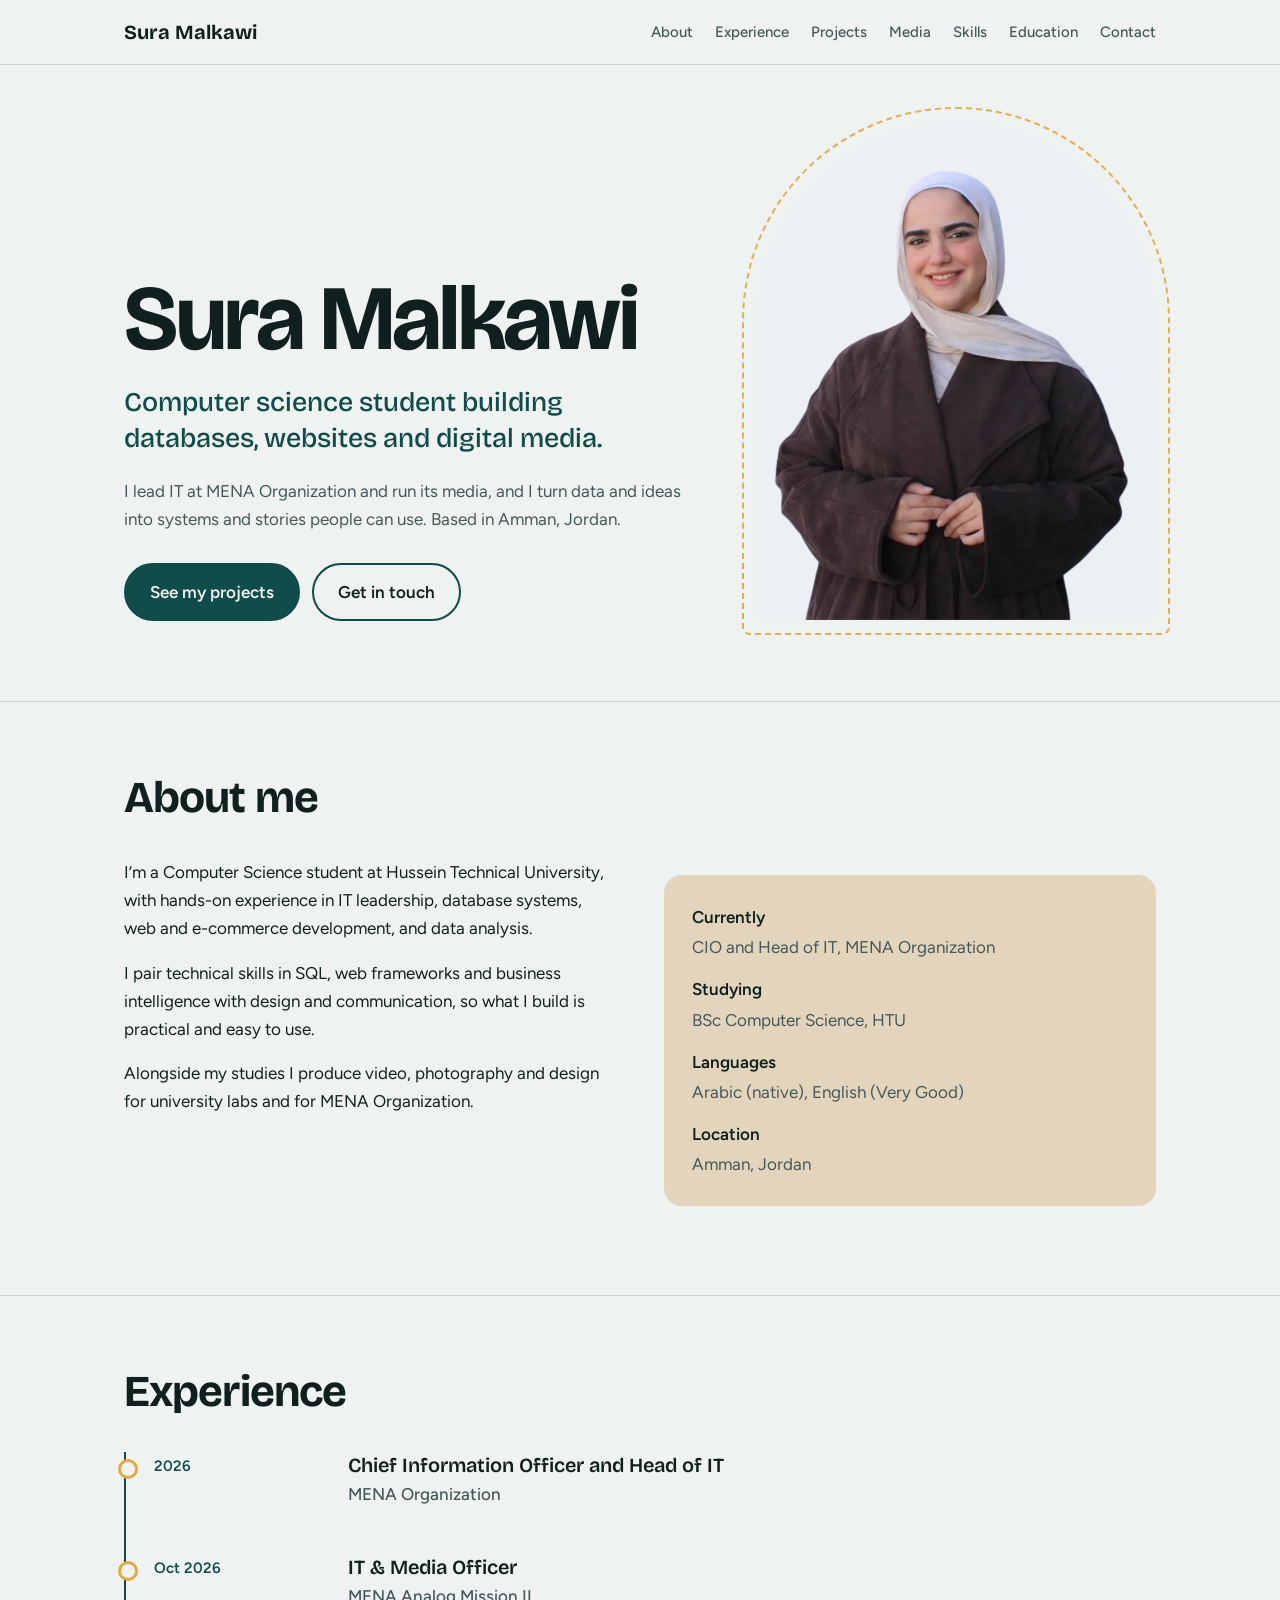
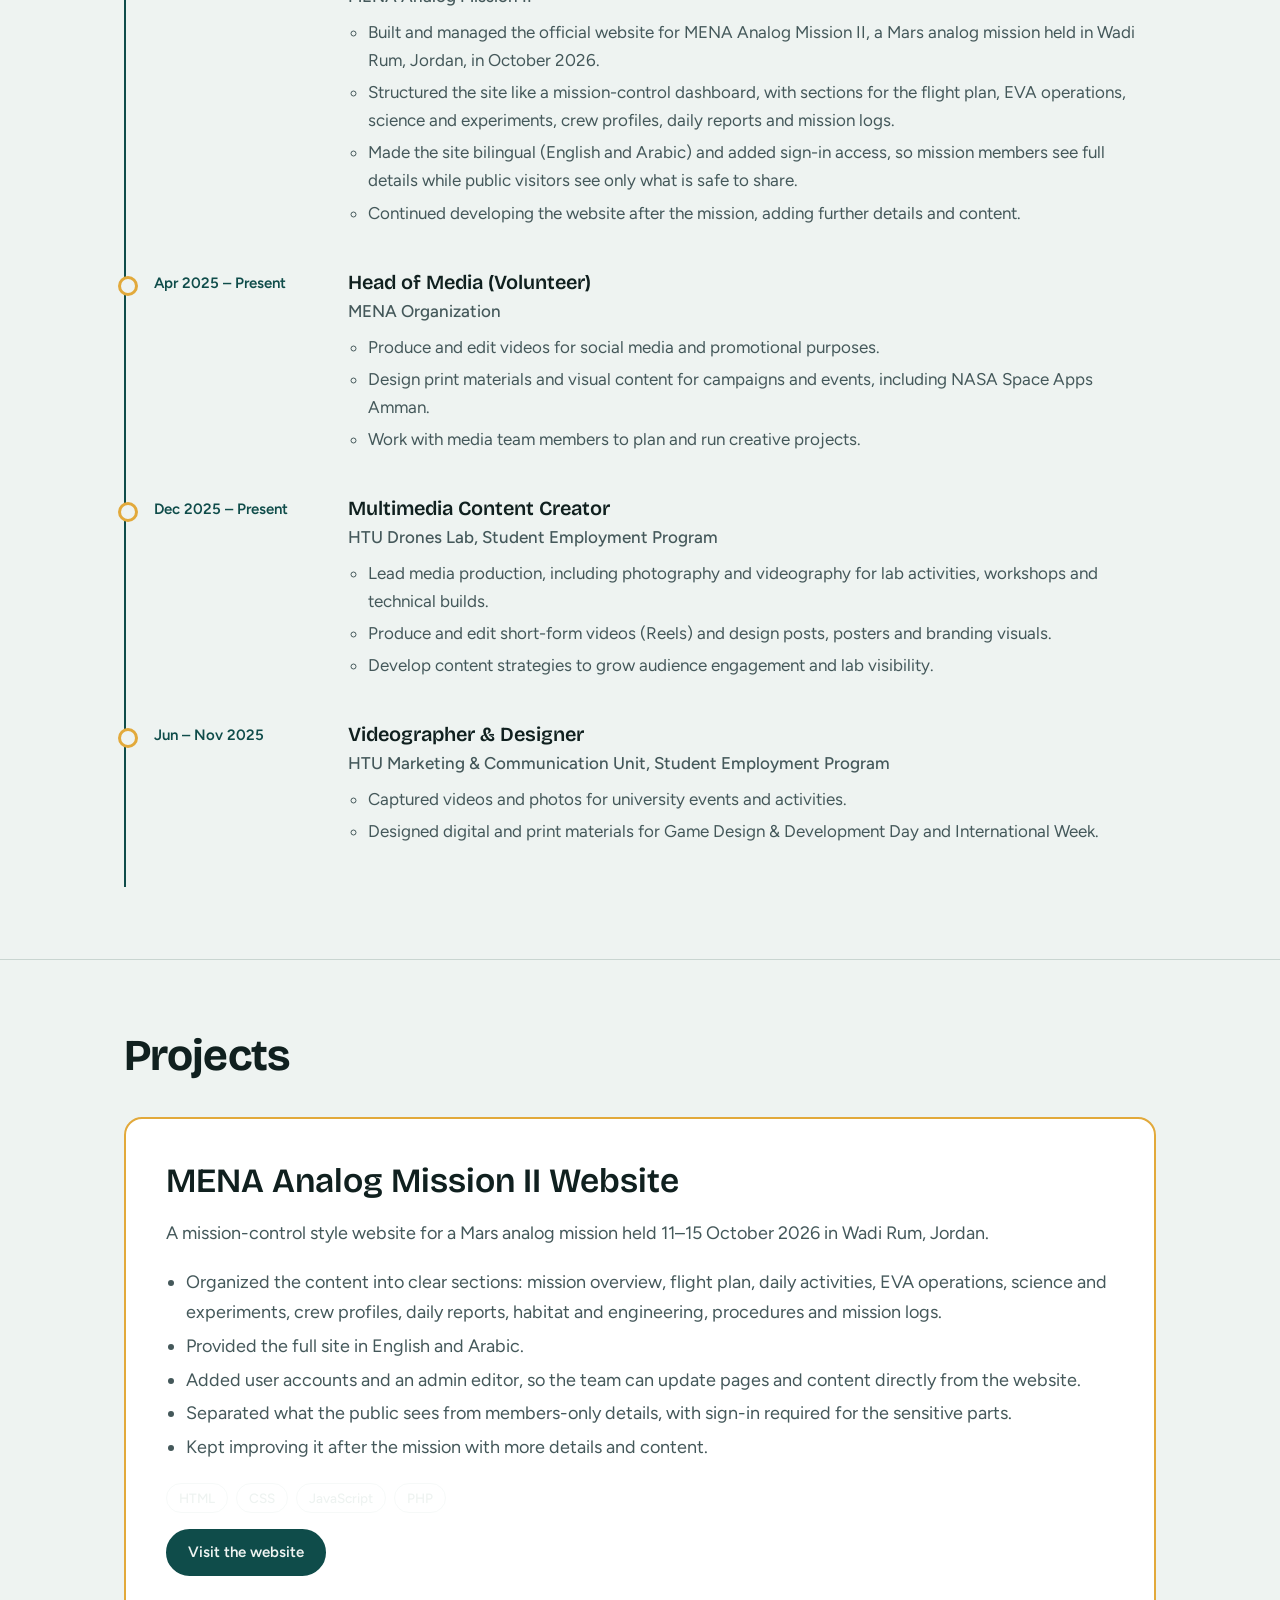
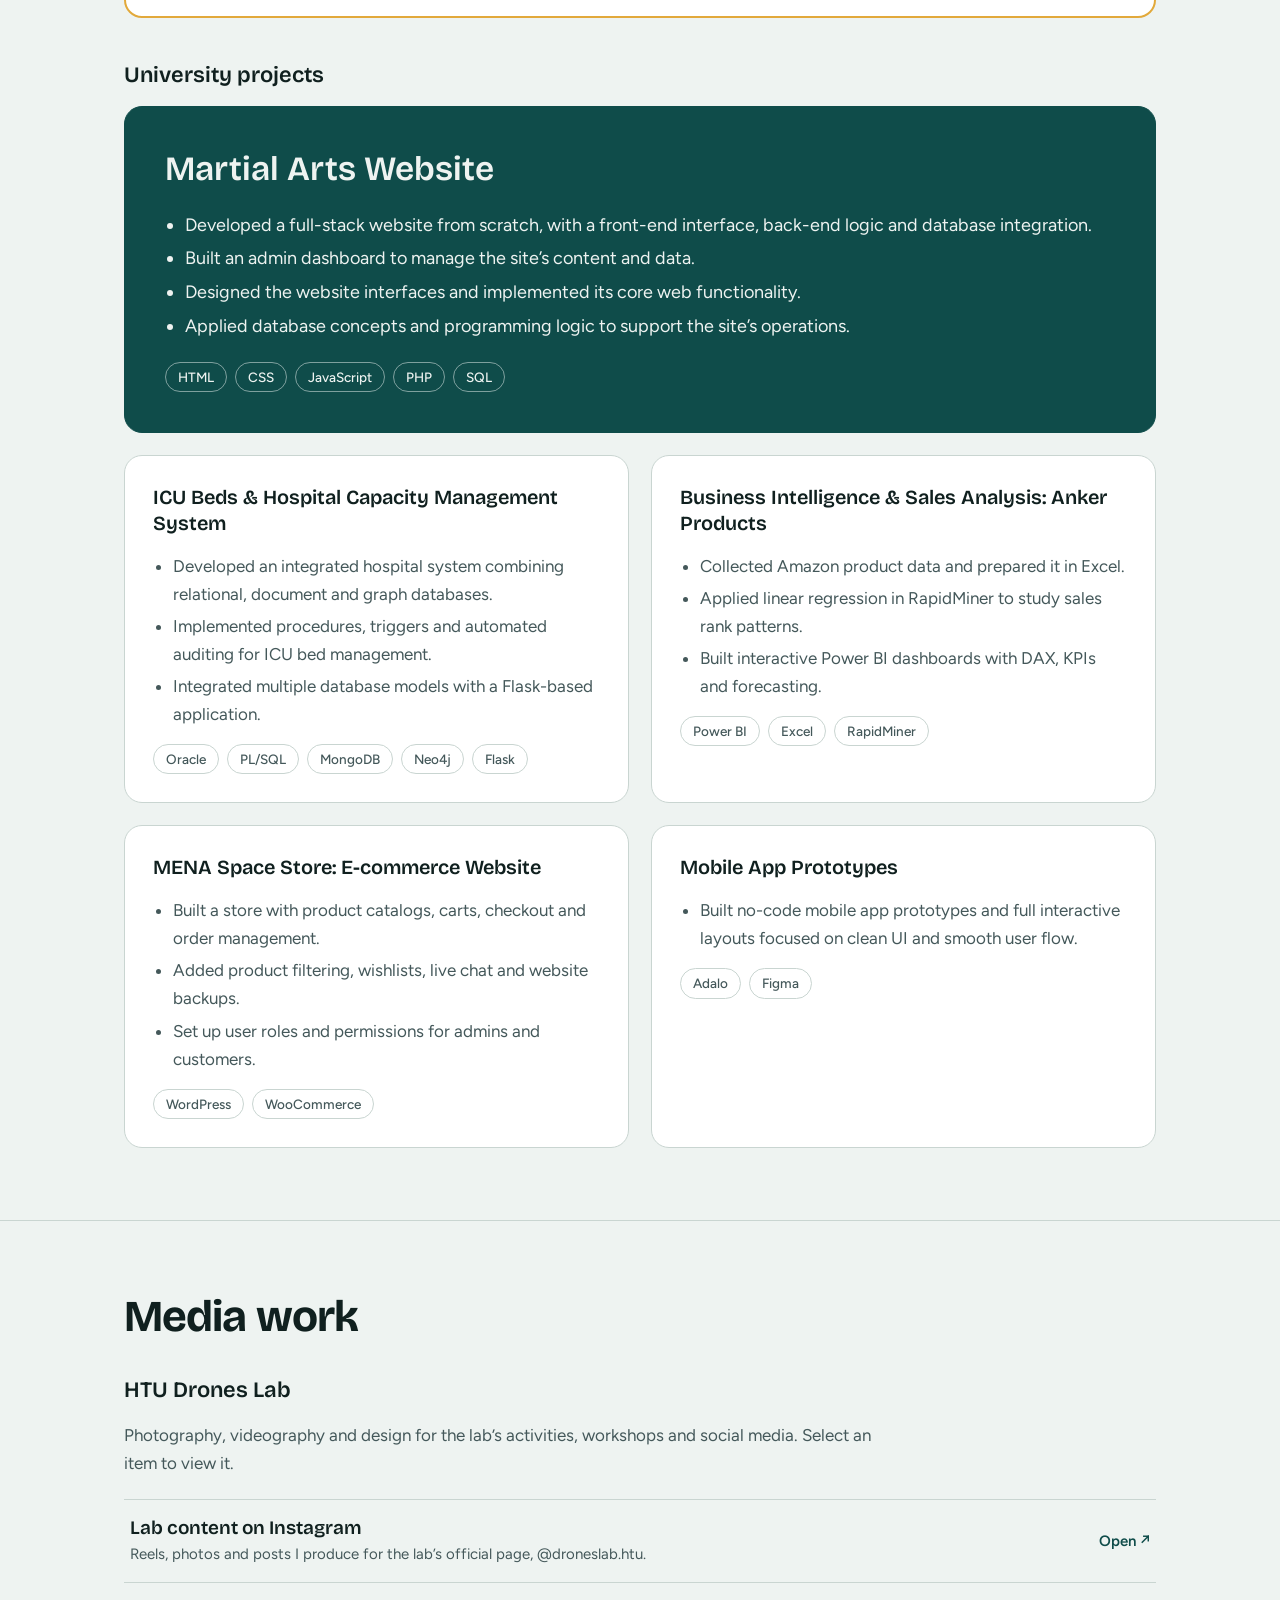
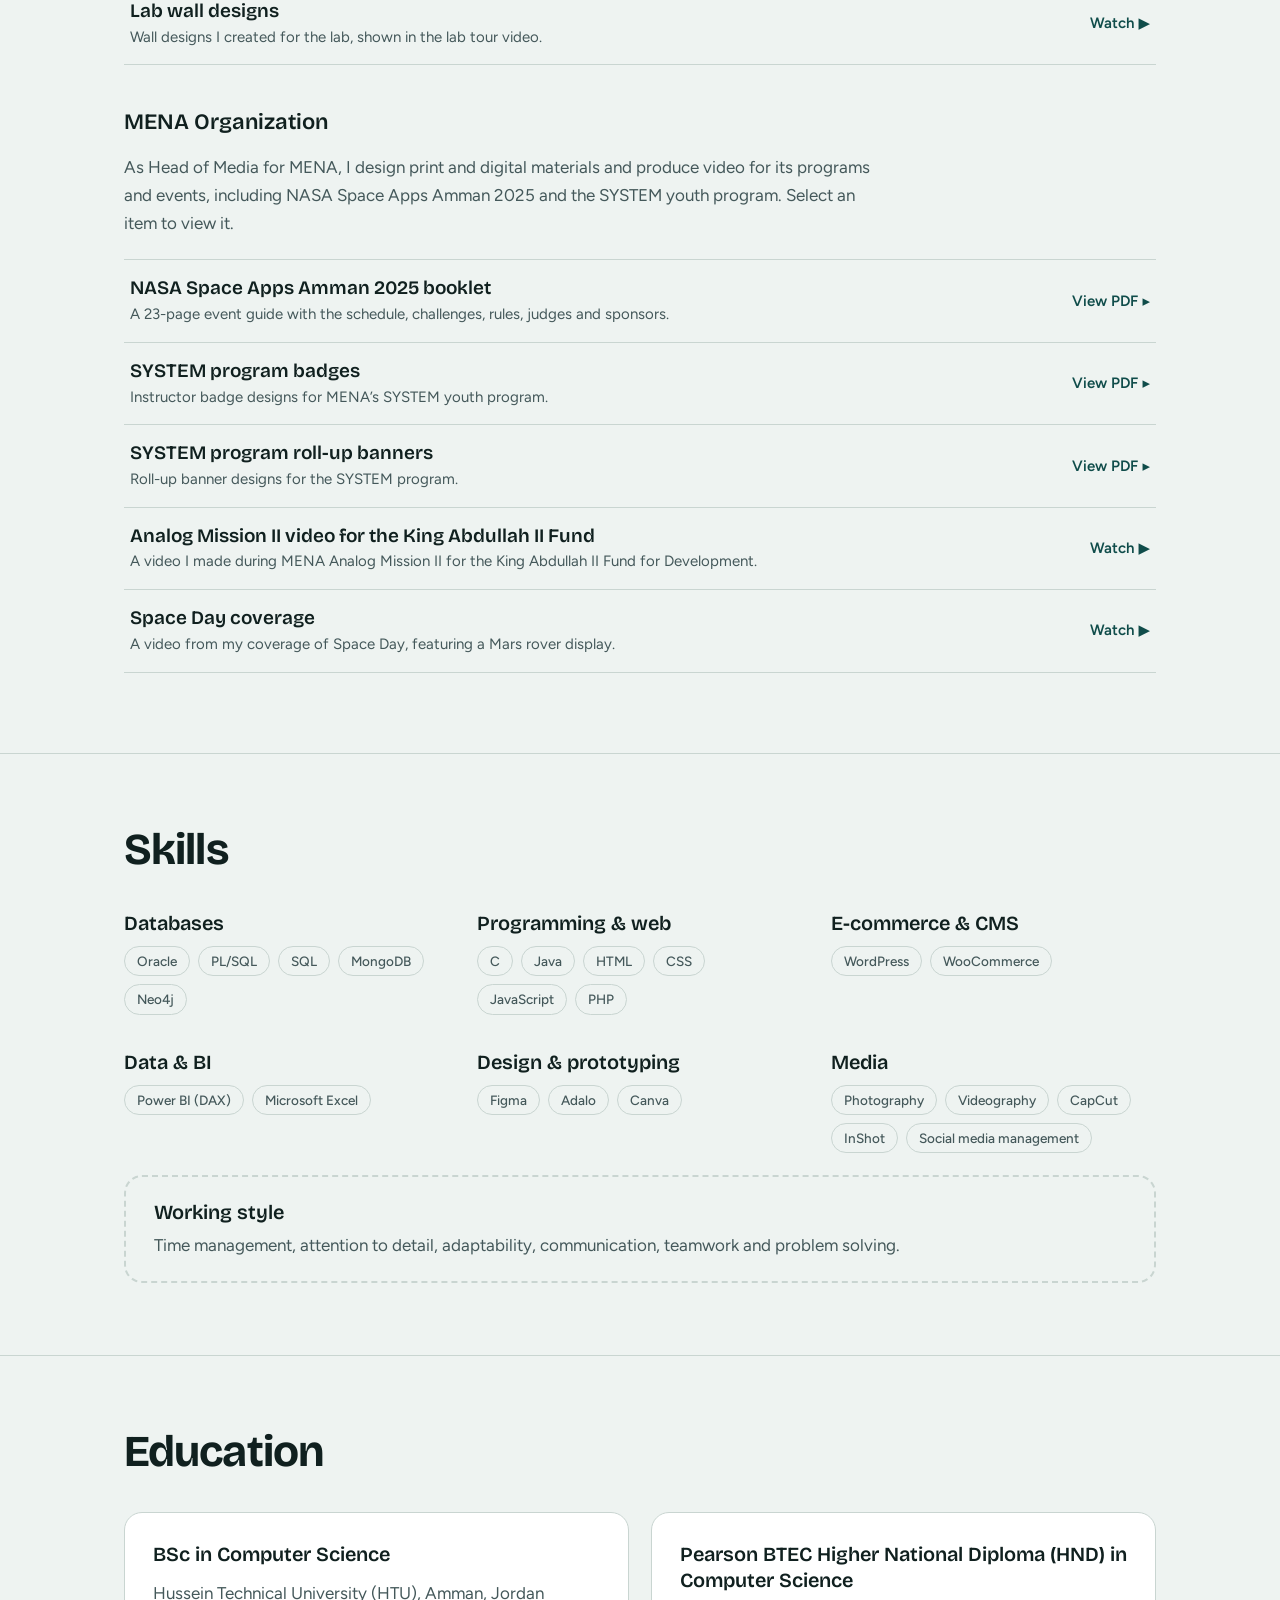
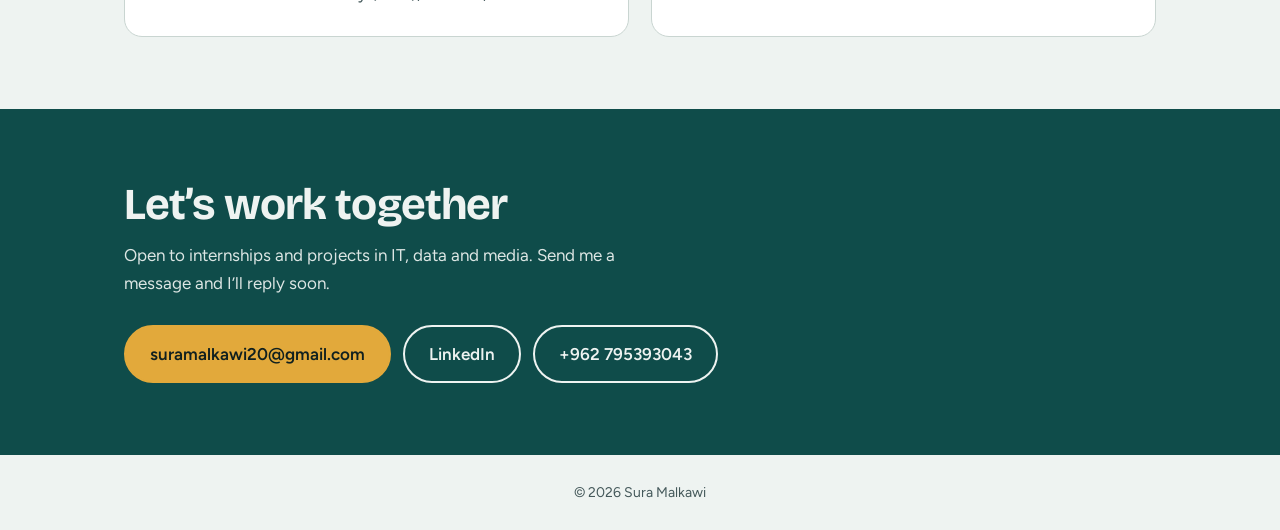
<file: index.html>
<!DOCTYPE html>
<html lang="en">
<head>
<meta charset="utf-8">
<meta name="viewport" content="width=device-width, initial-scale=1, viewport-fit=cover">
<title>Sura Malkawi – IT, Data & Media</title>
<link rel="preconnect" href="https://fonts.googleapis.com">
<link rel="preconnect" href="https://fonts.gstatic.com" crossorigin>
<link href="https://fonts.googleapis.com/css2?family=Bricolage+Grotesque:opsz,wght@12..96,500;12..96,700&family=Figtree:wght@400;500;600&display=swap" rel="stylesheet">
<style>
:root{--bg:#EEF3F1;--panel:#E3D5BB;--panel2:#FFFFFF;--ink:#10201F;--soft:#44585A;--teal:#0F4C4A;--amber:#E2A93B;--line:#C9D5D1;--on-teal:#EEF3F1;--arch:#E3D5BB;
--d:'Bricolage Grotesque','Segoe UI',system-ui,sans-serif;--b:'Figtree','Segoe UI',system-ui,sans-serif;
box-sizing:border-box;padding-top:env(safe-area-inset-top,0px);padding-bottom:env(safe-area-inset-bottom,0px)}
@media (prefers-color-scheme:dark){:root:not([data-theme="light"]){--bg:#0B1514;--panel:#1B2A27;--panel2:#12201E;--ink:#EAF1EE;--soft:#A5B8B4;--teal:#1C6D69;--line:#27403C;--arch:#2F7F7A}}
:root[data-theme="dark"]{--bg:#0B1514;--panel:#1B2A27;--panel2:#12201E;--ink:#EAF1EE;--soft:#A5B8B4;--teal:#1C6D69;--line:#27403C;--arch:#2F7F7A}
html{scroll-padding-top:calc(72px + env(safe-area-inset-top,0px));scroll-behavior:smooth}
*{box-sizing:border-box}
body{margin:0;background:var(--bg);color:var(--ink);font:400 17px/1.65 var(--b)}
body::before{content:"";position:fixed;inset:0 0 auto;height:env(safe-area-inset-top,0px);background:var(--bg);z-index:30}
a{color:inherit}
:focus-visible{outline:3px solid var(--amber);outline-offset:3px}
.wrap{max-width:1080px;margin:0 auto;padding:0 24px}
header{position:sticky;top:env(safe-area-inset-top,0px);z-index:20;background:color-mix(in srgb,var(--bg) 88%,transparent);backdrop-filter:blur(10px);border-bottom:1px solid var(--line)}
header .wrap{display:flex;align-items:center;justify-content:space-between;height:64px;gap:16px}
.logo{font:700 20px var(--d);text-decoration:none}
nav{display:flex;gap:22px;overflow-x:auto}
nav a{text-decoration:none;font-size:15px;font-weight:500;color:var(--soft);white-space:nowrap}
nav a:hover{color:var(--ink)}
.hero{padding:56px 0 80px}
.hero .wrap{display:grid;grid-template-columns:1.15fr .85fr;gap:48px;align-items:end}
h1{font:700 clamp(46px,8vw,92px)/.98 var(--d);letter-spacing:-.025em;margin:0 0 20px}
.role{font:500 clamp(20px,2.6vw,27px)/1.35 var(--d);color:var(--teal);margin:0 0 20px}
@media (prefers-color-scheme:dark){:root:not([data-theme="light"]) .role{color:var(--amber)}}
.lead{max-width:34em;color:var(--soft);margin:0 0 30px}
.btns{display:flex;flex-wrap:wrap;gap:12px}
.btn{display:inline-block;padding:13px 24px;border-radius:999px;font-weight:600;text-decoration:none;border:2px solid var(--teal);transition:transform .15s}
.btn.p{background:var(--teal);color:var(--on-teal)}
.btn:hover{transform:translateY(-2px)}
.portrait{position:relative;aspect-ratio:4/5;max-width:400px;margin-left:auto;width:100%}
.frame{position:absolute;inset:0;background:#EBEFF3;border-radius:999px 999px 24px 24px;overflow:hidden}
.portrait::after{content:"";position:absolute;inset:-14px;border:2px dashed var(--amber);border-radius:999px 999px 36px 36px;opacity:.9}
.frame img{position:absolute;inset:0;width:100%;height:100%;object-fit:cover;object-position:center bottom;transition:transform .6s ease}
.portrait:hover .frame img{transform:scale(1.04)}
.card,.facts,.mini{transition:transform .25s ease,box-shadow .25s ease,border-color .25s ease}
.card:hover,.mini:hover{transform:translateY(-6px);box-shadow:0 20px 34px -16px rgba(16,32,31,.4);border-color:var(--amber)}
.facts:hover{transform:translateY(-4px)}
.tags span{transition:background .2s,color .2s,border-color .2s,transform .2s}
.tags span:hover{background:var(--amber);border-color:var(--amber);color:#10201F;transform:scale(1.07)}
nav a{transition:color .2s}nav a:hover{text-decoration:underline;text-decoration-color:var(--amber);text-decoration-thickness:2px;text-underline-offset:6px}
.btn:hover{box-shadow:0 10px 20px -10px rgba(0,0,0,.45)}
.tl>li::before{transition:background .2s,transform .2s}.tl>li:hover::before{background:var(--amber);transform:scale(1.25)}
.reveal{animation:up .8s ease both}
@keyframes up{from{opacity:0;transform:translateY(22px)}to{opacity:1;transform:none}}
section{padding:72px 0;border-top:1px solid var(--line)}
h2{font:700 clamp(30px,4.5vw,44px)/1.1 var(--d);letter-spacing:-.02em;margin:0 0 36px}
h3{font:600 20px/1.3 var(--d);margin:0}
.about{display:grid;grid-template-columns:1fr 1fr;gap:48px}
.about p{margin:0 0 16px;max-width:36em}
.facts{background:var(--panel);padding:28px;border-radius:18px;align-self:start}
.facts dt{font-weight:600;margin-top:14px}.facts dt:first-child{margin-top:0}
.facts dd{margin:2px 0 0;color:var(--soft)}
.tl{list-style:none;margin:0;padding:0;border-left:2px solid var(--teal)}
.tl>li{display:grid;grid-template-columns:170px 1fr;gap:24px;padding:0 0 38px 28px;position:relative}
.tl>li::before{content:"";position:absolute;left:-8px;top:7px;width:14px;height:14px;border-radius:50%;background:var(--bg);border:3px solid var(--amber)}
.when{font-weight:600;color:var(--teal);font-size:15px;padding-top:2px}
@media (prefers-color-scheme:dark){:root:not([data-theme="light"]) .when{color:var(--amber)}}
.org{color:var(--soft);margin:2px 0 8px;font-weight:500}
ul.b{margin:0;padding-left:20px;color:var(--soft)}ul.b li{margin:4px 0}
.tl>li>div{min-width:0}
.card.w{border:2px solid var(--amber);gap:10px}
.card.big{padding:40px;gap:16px}.card.big h3{font-size:clamp(26px,3.6vw,34px)}.card.big ul.b{font-size:18px}
.sub{font:600 22px var(--d);margin:44px 0 18px}
.btn.sm{padding:9px 20px;align-self:flex-start;font-size:15px}
.mgrid{display:grid;grid-template-columns:repeat(3,1fr);gap:22px}
.intro{margin:0 0 22px;max-width:44em;color:var(--soft)}
a.work{display:flex;flex-direction:column;background:var(--panel2);border:1px solid var(--line);border-radius:18px;overflow:hidden;text-decoration:none;color:inherit;transition:transform .25s ease,box-shadow .25s ease,border-color .25s ease}
a.work:hover{transform:translateY(-6px);box-shadow:0 20px 34px -16px rgba(16,32,31,.4);border-color:var(--amber)}
.work .th{position:relative;aspect-ratio:4/3;overflow:hidden;background:var(--panel)}
.work .th img{width:100%;height:100%;object-fit:cover;object-position:top;transition:transform .5s ease}
.work:hover .th img{transform:scale(1.07)}
.work .th.v::after{content:"\25B6";position:absolute;right:14px;bottom:14px;width:46px;height:46px;border-radius:50%;background:var(--amber);color:#10201F;display:grid;place-items:center;font-size:16px;padding-left:3px}
.work .th.ig{display:grid;place-items:center;background:var(--teal);color:var(--on-teal);font:700 clamp(22px,3vw,28px) var(--d)}
.work .tx{padding:18px 20px 22px;display:flex;flex-direction:column;gap:6px}
.work h4{font:600 18px/1.3 var(--d);margin:0}.work p{margin:0;color:var(--soft);font-size:15px}
.work .go{margin-top:6px;font-weight:600;color:var(--teal);font-size:15px}
@media (prefers-color-scheme:dark){:root:not([data-theme="light"]) .work .go{color:var(--amber)}}
@media (max-width:820px){.mgrid{grid-template-columns:1fr}}
@media (prefers-reduced-motion:reduce){a.work,.work .th img{transition:none}a.work:hover,.work:hover .th img{transform:none}}
.grid{display:grid;grid-template-columns:repeat(2,1fr);gap:22px}
.card{background:var(--panel2);border:1px solid var(--line);border-radius:18px;padding:28px;display:flex;flex-direction:column;gap:12px}
.card.f{grid-column:1/-1;background:var(--teal);color:var(--on-teal);border-color:var(--teal)}
.card.f ul.b,.card.f .tags span{color:var(--on-teal)}
.card.f .tags span{border-color:rgba(238,243,241,.5)}
.tags{display:flex;flex-wrap:wrap;gap:8px}
.tags span{font-size:13.5px;font-weight:500;border:1px solid var(--line);color:var(--soft);padding:3px 12px;border-radius:999px}
.mini{margin-top:22px;padding:22px 28px;border:2px dashed var(--line);border-radius:18px}
.mini p{margin:6px 0 0;color:var(--soft)}
.skills{display:grid;grid-template-columns:repeat(3,1fr);gap:34px 28px}
.skills h3{margin-bottom:10px}
.edu{display:grid;grid-template-columns:1fr 1fr;gap:22px}
.edu .card p{margin:0;color:var(--soft)}
.contact{background:var(--teal);color:var(--on-teal);border-top:0}
.contact h2{margin-bottom:12px}
.contact p{max-width:32em;margin:0 0 28px;opacity:.92}
.contact .btn{border-color:var(--on-teal);color:var(--on-teal)}
.contact .btn.p{background:var(--amber);border-color:var(--amber);color:#10201F}
footer{padding:26px 0;color:var(--soft);font-size:14px;text-align:center}
@media (max-width:820px){
.hero .wrap,.about,.grid,.edu{grid-template-columns:1fr}
.skills{grid-template-columns:1fr 1fr}
.portrait{margin:20px auto 0;max-width:320px;order:-1}
.tl>li{grid-template-columns:1fr;gap:4px}
header .wrap{height:auto;padding-top:10px;padding-bottom:10px;flex-direction:column;align-items:flex-start;gap:4px}
section{padding:56px 0}.wrap{padding:0 18px}.tl>li{padding-left:20px}.card.big{padding:28px}}
@media (max-width:520px){.skills{grid-template-columns:1fr}}
@media (prefers-reduced-motion:reduce){.reveal{animation:none}html{scroll-behavior:auto}.btn,.card,.tags span,.frame img,.facts,.mini{transition:none}.card:hover,.mini:hover,.facts:hover,.btn:hover,.tags span:hover,.portrait:hover .frame img{transform:none}}

.dl{display:flex;align-items:center;gap:16px;margin:0 0 14px}
.logobox{background:#0B1514;border-radius:12px;padding:10px 16px;display:grid;place-items:center}
.logobox img{height:40px;width:auto;display:block}
.mlist{list-style:none;margin:0 0 8px;padding:0;border-top:1px solid var(--line)}
.mrow{display:flex;align-items:center;justify-content:space-between;gap:20px;width:100%;padding:16px 6px;background:none;border:0;border-bottom:1px solid var(--line);color:inherit;text-align:left;text-decoration:none;cursor:pointer;font:inherit;transition:background .2s,padding .2s}
.mrow:hover{background:color-mix(in srgb,var(--amber) 14%,transparent);padding-left:14px}
.mrow .mt{display:block;font:600 19px/1.3 var(--d)}
.mrow small{display:block;margin-top:3px;font:400 15px/1.45 var(--b);color:var(--soft)}
.mrow .mc{flex:none;font-weight:600;font-size:15px;color:var(--teal);white-space:nowrap}
@media (prefers-color-scheme:dark){:root:not([data-theme="light"]) .mrow .mc{color:var(--amber)}}
dialog.viewer{border:0;padding:0;background:var(--bg);color:var(--ink);width:min(1040px,94vw);height:min(92vh,100%);max-height:92vh;border-radius:18px;overflow:hidden;box-shadow:0 30px 80px -20px rgba(0,0,0,.6)}
dialog.viewer::backdrop{background:rgba(5,12,11,.78);backdrop-filter:blur(3px)}
dialog.viewer[open]{display:flex;flex-direction:column}
.vh{display:flex;align-items:center;justify-content:space-between;gap:12px;padding:12px 18px;border-bottom:1px solid var(--line);flex:none}
.vh h3{font-size:17px;margin:0}
.va{display:flex;gap:10px;align-items:center;flex:none}
.vx,.vo{font:600 14px var(--b);border:2px solid var(--teal);background:transparent;color:inherit;border-radius:999px;padding:5px 14px;cursor:pointer;text-decoration:none;white-space:nowrap}
.vx:hover,.vo:hover{background:var(--teal);color:var(--on-teal)}
.vb{flex:1;min-height:0;display:flex;flex-direction:column;background:#000}
.vb video{flex:1;min-height:0;width:100%;background:#000}
.vb iframe{flex:1;width:100%;border:0;background:#fff}
.vc{flex:none;margin:0;padding:10px 18px;background:var(--panel2);color:var(--soft);font-size:15px}
</style>
</head>
<body>
<header><div class="wrap"><a class="logo" href="#top">Sura Malkawi</a>
<nav aria-label="Sections"><a href="#about">About</a><a href="#experience">Experience</a><a href="#projects">Projects</a><a href="#media">Media</a><a href="#skills">Skills</a><a href="#education">Education</a><a href="#contact">Contact</a></nav></div></header>
<main id="top">
<div class="hero"><div class="wrap">
<div class="reveal">
<h1>Sura Malkawi</h1>
<p class="role">Computer science student building databases, websites and digital media.</p>
<p class="lead">I lead IT at MENA Organization and run its media, and I turn data and ideas into systems and stories people can use. Based in Amman, Jordan.</p>
<div class="btns"><a class="btn p" href="#projects">See my projects</a><a class="btn" href="#contact">Get in touch</a></div>
</div>
<div class="portrait reveal"><div class="frame"><img src="[data-uri]" alt="Portrait of Sura Malkawi smiling" width="1400" height="1750" fetchpriority="high"></div></div>
</div></div>

<section id="about"><div class="wrap">
<h2>About me</h2>
<div class="about">
<div>
<p>I’m a Computer Science student at Hussein Technical University, with hands-on experience in IT leadership, database systems, web and e-commerce development, and data analysis.</p>
<p>I pair technical skills in SQL, web frameworks and business intelligence with design and communication, so what I build is practical and easy to use.</p>
<p>Alongside my studies I produce video, photography and design for university labs and for MENA Organization.</p>
</div>
<dl class="facts">
<dt>Currently</dt><dd>CIO and Head of IT, MENA Organization</dd>
<dt>Studying</dt><dd>BSc Computer Science, HTU</dd>
<dt>Languages</dt><dd>Arabic (native), English (Very Good)</dd>
<dt>Location</dt><dd>Amman, Jordan</dd>
</dl></div></div></section>

<section id="experience"><div class="wrap">
<h2>Experience</h2>
<ol class="tl">
<li><div class="when">2026</div><div><h3>Chief Information Officer and Head of IT</h3><p class="org">MENA Organization</p></div></li>
<li><div class="when">Oct 2026</div><div><h3>IT & Media Officer</h3><p class="org">MENA Analog Mission II</p>
<ul class="b"><li>Built and managed the official website for MENA Analog Mission II, a Mars analog mission held in Wadi Rum, Jordan, in October 2026.</li><li>Structured the site like a mission-control dashboard, with sections for the flight plan, EVA operations, science and experiments, crew profiles, daily reports and mission logs.</li><li>Made the site bilingual (English and Arabic) and added sign-in access, so mission members see full details while public visitors see only what is safe to share.</li><li>Continued developing the website after the mission, adding further details and content.</li></ul></div></li>
<li><div class="when">Apr 2025 – Present</div><div><h3>Head of Media (Volunteer)</h3><p class="org">MENA Organization</p>
<ul class="b"><li>Produce and edit videos for social media and promotional purposes.</li><li>Design print materials and visual content for campaigns and events, including NASA Space Apps Amman.</li><li>Work with media team members to plan and run creative projects.</li></ul></div></li>
<li><div class="when">Dec 2025 – Present</div><div><h3>Multimedia Content Creator</h3><p class="org">HTU Drones Lab, Student Employment Program</p>
<ul class="b"><li>Lead media production, including photography and videography for lab activities, workshops and technical builds.</li><li>Produce and edit short-form videos (Reels) and design posts, posters and branding visuals.</li><li>Develop content strategies to grow audience engagement and lab visibility.</li></ul></div></li>
<li><div class="when">Jun – Nov 2025</div><div><h3>Videographer & Designer</h3><p class="org">HTU Marketing & Communication Unit, Student Employment Program</p>
<ul class="b"><li>Captured videos and photos for university events and activities.</li><li>Designed digital and print materials for Game Design & Development Day and International Week.</li></ul></div></li>
</ol></div></section>

<section id="projects"><div class="wrap">
<h2>Projects</h2>
<div class="grid">
<article class="card w f big" style="background:var(--panel2);color:var(--ink);border-color:var(--amber)"><h3>MENA Analog Mission II Website</h3>
<p style="margin:0;color:var(--soft);font-size:18px;max-width:46em">A mission-control style website for a Mars analog mission held 11–15 October 2026 in Wadi Rum, Jordan.</p>
<ul class="b" style="color:var(--soft)"><li>Organized the content into clear sections: mission overview, flight plan, daily activities, EVA operations, science and experiments, crew profiles, daily reports, habitat and engineering, procedures and mission logs.</li><li>Provided the full site in English and Arabic.</li><li>Added user accounts and an admin editor, so the team can update pages and content directly from the website.</li><li>Separated what the public sees from members-only details, with sign-in required for the sensitive parts.</li><li>Kept improving it after the mission with more details and content.</li></ul>
<div class="tags"><span>HTML</span><span>CSS</span><span>JavaScript</span><span>PHP</span></div>
<a class="btn p sm" href="https://mission.menaorbit.com/" target="_blank" rel="noopener">Visit the website</a></article>
</div>
<h3 class="sub">University projects</h3>
<div class="grid">
<article class="card f big"><h3>Martial Arts Website</h3>
<ul class="b"><li>Developed a full-stack website from scratch, with a front-end interface, back-end logic and database integration.</li><li>Built an admin dashboard to manage the site’s content and data.</li><li>Designed the website interfaces and implemented its core web functionality.</li><li>Applied database concepts and programming logic to support the site’s operations.</li></ul>
<div class="tags"><span>HTML</span><span>CSS</span><span>JavaScript</span><span>PHP</span><span>SQL</span></div></article>
<article class="card"><h3>ICU Beds & Hospital Capacity Management System</h3>
<ul class="b"><li>Developed an integrated hospital system combining relational, document and graph databases.</li><li>Implemented procedures, triggers and automated auditing for ICU bed management.</li><li>Integrated multiple database models with a Flask-based application.</li></ul>
<div class="tags"><span>Oracle</span><span>PL/SQL</span><span>MongoDB</span><span>Neo4j</span><span>Flask</span></div></article>
<article class="card"><h3>Business Intelligence & Sales Analysis: Anker Products</h3>
<ul class="b"><li>Collected Amazon product data and prepared it in Excel.</li><li>Applied linear regression in RapidMiner to study sales rank patterns.</li><li>Built interactive Power BI dashboards with DAX, KPIs and forecasting.</li></ul>
<div class="tags"><span>Power BI</span><span>Excel</span><span>RapidMiner</span></div></article>
<article class="card"><h3>MENA Space Store: E-commerce Website</h3>
<ul class="b"><li>Built a store with product catalogs, carts, checkout and order management.</li><li>Added product filtering, wishlists, live chat and website backups.</li><li>Set up user roles and permissions for admins and customers.</li></ul>
<div class="tags"><span>WordPress</span><span>WooCommerce</span></div></article>
<article class="card"><h3>Mobile App Prototypes</h3>
<ul class="b"><li>Built no-code mobile app prototypes and full interactive layouts focused on clean UI and smooth user flow.</li></ul>
<div class="tags"><span>Adalo</span><span>Figma</span></div></article>
</div></div></section>

<section id="media"><div class="wrap">
<h2>Media work</h2>
<h3 class="sub" style="margin-top:0">HTU Drones Lab</h3>
<p class="intro">Photography, videography and design for the lab’s activities, workshops and social media. Select an item to view it.</p>
<ul class="mlist">
<li><a class="mrow" href="https://www.instagram.com/droneslab.htu/" target="_blank" rel="noopener"><span><span class="mt">Lab content on Instagram</span><small>Reels, photos and posts I produce for the lab’s official page, @droneslab.htu.</small></span><span class="mc">Open ↗</span></a></li>
<li><button type="button" class="mrow" data-kind="video" data-src="Drones_Lab_Tour.mp4" data-title="Lab wall designs" data-desc="Wall designs I created for the lab, shown in the lab tour video."><span><span class="mt">Lab wall designs</span><small>Wall designs I created for the lab, shown in the lab tour video.</small></span><span class="mc">Watch ▶</span></button></li>
</ul>
<h3 class="sub">MENA Organization</h3>
<p class="intro">As Head of Media for MENA, I design print and digital materials and produce video for its programs and events, including NASA Space Apps Amman 2025 and the SYSTEM youth program. Select an item to view it.</p>
<ul class="mlist">
<li><button type="button" class="mrow" data-kind="pdf" data-src="NASA_Space_Apps_Amman_Booklet.pdf" data-title="NASA Space Apps Amman 2025 booklet" data-desc="A 23-page event guide with the schedule, challenges, rules, judges and sponsors."><span><span class="mt">NASA Space Apps Amman 2025 booklet</span><small>A 23-page event guide with the schedule, challenges, rules, judges and sponsors.</small></span><span class="mc">View PDF ▸</span></button></li>
<li><button type="button" class="mrow" data-kind="pdf" data-src="SYSTEM_Instructor_Badges.pdf" data-title="SYSTEM program badges" data-desc="Instructor badge designs for MENA’s SYSTEM youth program."><span><span class="mt">SYSTEM program badges</span><small>Instructor badge designs for MENA’s SYSTEM youth program.</small></span><span class="mc">View PDF ▸</span></button></li>
<li><button type="button" class="mrow" data-kind="pdf" data-src="SYSTEM_Rollups.pdf" data-title="SYSTEM program roll-up banners" data-desc="Roll-up banner designs for the SYSTEM program."><span><span class="mt">SYSTEM program roll-up banners</span><small>Roll-up banner designs for the SYSTEM program.</small></span><span class="mc">View PDF ▸</span></button></li>
<li><button type="button" class="mrow" data-kind="video" data-src="Mission_Crew_Posters.mp4" data-title="Analog Mission II video for the King Abdullah II Fund" data-desc="A video I made during MENA Analog Mission II for the King Abdullah II Fund for Development."><span><span class="mt">Analog Mission II video for the King Abdullah II Fund</span><small>A video I made during MENA Analog Mission II for the King Abdullah II Fund for Development.</small></span><span class="mc">Watch ▶</span></button></li>
<li><button type="button" class="mrow" data-kind="video" data-src="Mars_Rover_Display.mp4" data-title="Space Day coverage" data-desc="A video from my coverage of Space Day, featuring a Mars rover display."><span><span class="mt">Space Day coverage</span><small>A video from my coverage of Space Day, featuring a Mars rover display.</small></span><span class="mc">Watch ▶</span></button></li>
</ul></div></section>

<section id="skills"><div class="wrap">
<h2>Skills</h2>
<div class="skills">
<div><h3>Databases</h3><div class="tags"><span>Oracle</span><span>PL/SQL</span><span>SQL</span><span>MongoDB</span><span>Neo4j</span></div></div>
<div><h3>Programming & web</h3><div class="tags"><span>C</span><span>Java</span><span>HTML</span><span>CSS</span><span>JavaScript</span><span>PHP</span></div></div>
<div><h3>E-commerce & CMS</h3><div class="tags"><span>WordPress</span><span>WooCommerce</span></div></div>
<div><h3>Data & BI</h3><div class="tags"><span>Power BI (DAX)</span><span>Microsoft Excel</span></div></div>
<div><h3>Design & prototyping</h3><div class="tags"><span>Figma</span><span>Adalo</span><span>Canva</span></div></div>
<div><h3>Media</h3><div class="tags"><span>Photography</span><span>Videography</span><span>CapCut</span><span>InShot</span><span>Social media management</span></div></div>
</div>
<div class="mini"><h3>Working style</h3><p>Time management, attention to detail, adaptability, communication, teamwork and problem solving.</p></div>
</div></section>

<section id="education"><div class="wrap">
<h2>Education</h2>
<div class="edu">
<article class="card"><h3>BSc in Computer Science</h3><p>Hussein Technical University (HTU), Amman, Jordan</p></article>
<article class="card"><h3>Pearson BTEC Higher National Diploma (HND) in Computer Science</h3></article>
</div></div></section>

<section id="contact" class="contact"><div class="wrap">
<h2>Let’s work together</h2>
<p>Open to internships and projects in IT, data and media. Send me a message and I’ll reply soon.</p>
<div class="btns"><a class="btn p" href="mailto:suramalkawi20@gmail.com">suramalkawi20@gmail.com</a><a class="btn" href="https://www.linkedin.com/in/sura-malkawi-8aab84295/" target="_blank" rel="noopener">LinkedIn</a><a class="btn" href="tel:+962795393043">+962 795393043</a></div>
</div></section>
</main>
<footer>© 2026 Sura Malkawi</footer>
<dialog class="viewer" id="viewer" aria-labelledby="vtitle"><div class="vh"><h3 id="vtitle"></h3><div class="va"><a class="vo" id="vopen" href="#" target="_blank" rel="noopener">Open in new tab ↗</a><button type="button" class="vx" id="vclose">Close ✕</button></div></div><div class="vb" id="vbody"></div><p class="vc" id="vdesc"></p></dialog><script>
(function(){
var dlg=document.getElementById('viewer'),body=document.getElementById('vbody'),ttl=document.getElementById('vtitle'),desc=document.getElementById('vdesc'),op=document.getElementById('vopen');
function clean(){var v=body.querySelector('video');if(v){v.pause();v.removeAttribute('src');v.load()}body.innerHTML=''}
document.querySelectorAll('button.mrow').forEach(function(b){b.addEventListener('click',function(){
 clean();ttl.textContent=b.dataset.title;desc.textContent=b.dataset.desc;op.href=b.dataset.src;
 var el;
 if(b.dataset.kind==='video'){el=document.createElement('video');el.controls=true;el.playsInline=true;el.preload='metadata';el.src=b.dataset.src}
 else{el=document.createElement('iframe');el.title=b.dataset.title;el.src=b.dataset.src}
 body.appendChild(el);
 if(typeof dlg.showModal==='function'){dlg.showModal()}else{dlg.setAttribute('open','')}
 if(b.dataset.kind==='video'&&el.play){el.play().catch(function(){})}
})});
function close(){dlg.close();clean()}
document.getElementById('vclose').addEventListener('click',close);
dlg.addEventListener('click',function(e){if(e.target===dlg)close()});
dlg.addEventListener('cancel',function(){setTimeout(clean,0)});
})();
</script></body>
</html>
</file>
